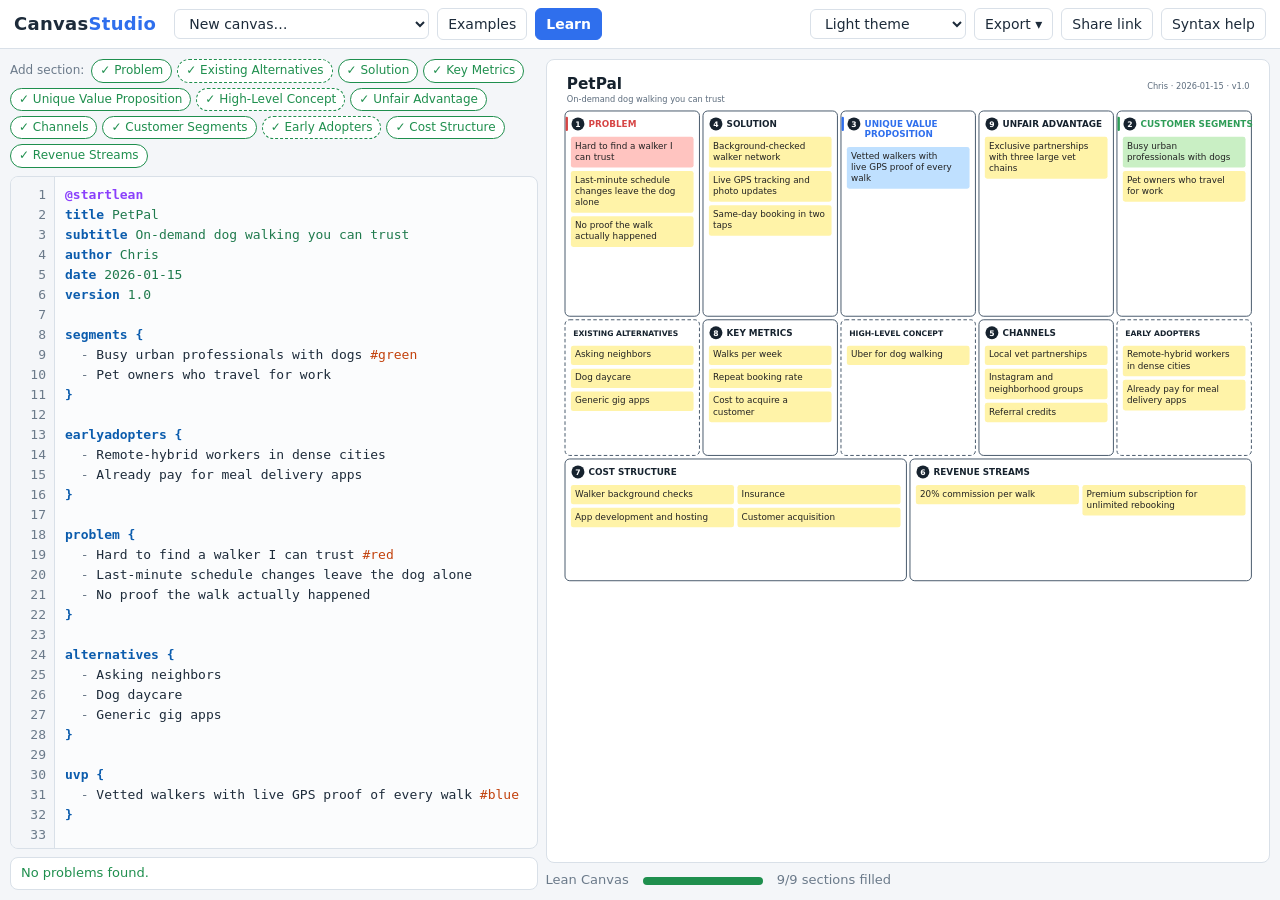
<file: index.html>
<!DOCTYPE html>
<html lang="en">
<head>
  <meta charset="utf-8">
  <meta name="viewport" content="width=device-width, initial-scale=1">
  <title>Canvas Studio</title>
  <link rel="stylesheet" href="src/style.css">
  <script src="vendor/d3.min.js"></script>
</head>
<body>
  <header class="topbar">
    <h1>Canvas<span>Studio</span></h1>
    <select id="newType" aria-label="New canvas"></select>
    <button id="btnExamples">Examples</button>
    <button id="btnLearn" class="primary">Learn</button>
    <span class="spacer"></span>
    <select id="themeSelect" aria-label="Canvas theme"></select>
    <details class="menu">
      <summary>Export ▾</summary>
      <div class="menu-items">
        <button data-action="svg">SVG image</button>
        <button data-action="png">PNG image</button>
        <button data-action="md">Markdown outline</button>
        <button data-action="txt">Canvas text file</button>
        <button data-action="print">Print…</button>
      </div>
    </details>
    <button data-action="share">Share link</button>
    <button id="btnHelp">Syntax help</button>
  </header>

  <main id="main">
    <section id="left">
      <div id="palette"></div>
      <div id="tutorial" hidden></div>
      <div id="editor" class="editor"></div>
      <div id="diag"></div>
    </section>
    <div id="splitter" role="separator" aria-orientation="vertical" title="Drag to resize"></div>
    <section id="right">
      <div class="canvas-wrap"><svg id="canvas" role="img" aria-label="Canvas preview"></svg></div>
      <div id="status"></div>
    </section>
  </main>

  <div id="toast" role="status"></div>

  <dialog id="examplesDialog">
    <header><h2>Examples</h2><button class="close" aria-label="Close">✕</button></header>
    <p class="muted">Click an example to load it into the editor. All businesses are fictional.</p>
    <div id="exampleGrid" class="grid"></div>
  </dialog>

  <dialog id="learnDialog">
    <header><h2>Learn by building</h2><button class="close" aria-label="Close">✕</button></header>
    <p class="muted">Pick a canvas. You'll build it one section at a time, with live feedback and a "Show me" button if you get stuck.</p>
    <div id="learnGrid" class="grid"></div>
  </dialog>

  <dialog id="helpDialog">
    <header><h2>Syntax reference</h2><button class="close" aria-label="Close">✕</button></header>
    <div class="help">
      <pre class="syntax">@startlean               ' pick a canvas: lean, bmc, vpc, swot, empathy, roam, lbc, ia, ddd, story
title  My Startup        ' header lines: title, subtitle, author, date, version
theme  blueprint         ' light, dark, blueprint or mono

problem {                ' a block: section name { ... }
  - First problem
  - Second problem #red  ' end an item with a color tag
}

uvp: One clear sentence  ' or a one-line section
' this is a comment
@endlean</pre>
      <ul>
        <li>Items start with <code>-</code>, <code>*</code> or <code>+</code>. Plain lines inside a block also count as items.</li>
        <li>Colors: <code>#yellow #green #blue #pink #orange #purple #gray #red</code> or hex like <code>#f80</code>.</li>
        <li>A block opens with <code>problem {</code> and closes with <code>}</code>. The older <code>problem</code> ... <code>end</code> form still works.</li>
        <li>Repeat a section to add more items; they are merged. Section names ignore case and spaces.</li>
        <li>Comments start with <code>'</code> or <code>//</code>; <code>/'</code> ... <code>'/</code> spans lines.</li>
      </ul>
      <div id="helpSections"></div>
    </div>
  </dialog>

  <script type="module" src="src/main.js"></script>
</body>
</html>
</file>
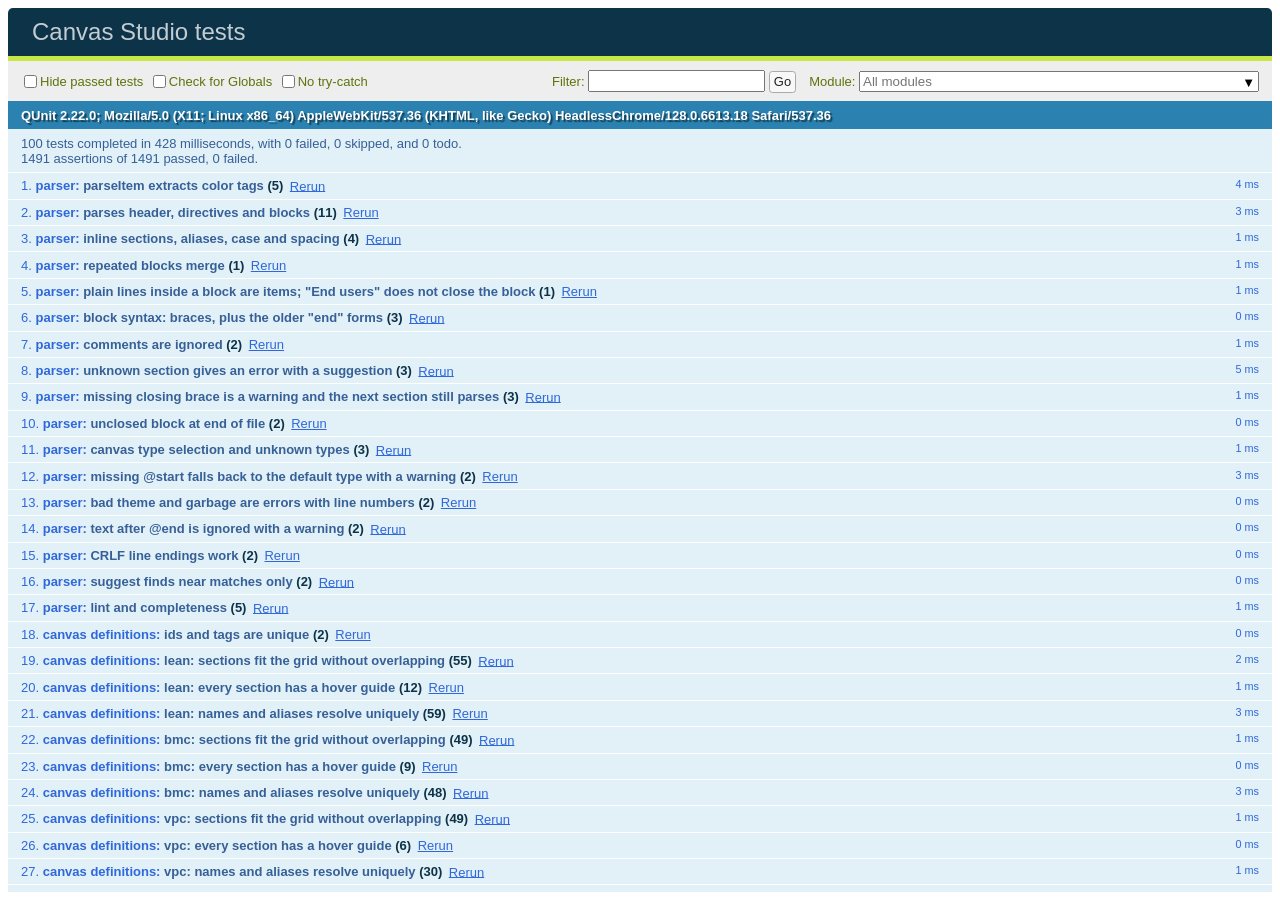
<file: tests/index.html>
<!DOCTYPE html>
<html lang="en">
<head>
  <meta charset="utf-8">
  <title>Canvas Studio tests</title>
  <link rel="stylesheet" href="../vendor/qunit.css">
  <script src="../vendor/d3.min.js"></script>
  <script src="../vendor/qunit.js"></script>
</head>
<body>
  <div id="qunit"></div>
  <div id="qunit-fixture"></div>
  <script type="module" src="all.test.js"></script>
</body>
</html>
</file>
<file: src/style.css>
:root {
  --bg: #f4f6f9; --panel: #ffffff; --ink: #1d2b3a; --muted: #6b7a8a; --line: #d9e0e8;
  --accent: #2f6fed; --accent-ink: #ffffff; --ok: #1f8f4e; --warn: #b7791f; --err: #d64545;
  --code-bg: #fbfcfd; --k: #0b5cad; --c: #7a8794; --d: #8a3ffc; --t: #c2410c; --s: #1f7a4d; --x: #d64545;
}
@media (prefers-color-scheme: dark) {
  :root {
    --bg: #0f141a; --panel: #171e26; --ink: #e6ebf0; --muted: #8b98a6; --line: #2b3541;
    --accent: #58a6ff; --accent-ink: #0b1118; --ok: #4cc27f; --warn: #e3b341; --err: #ff7b72;
    --code-bg: #12181f; --k: #79c0ff; --c: #7d8a97; --d: #d2a8ff; --t: #ffa657; --s: #7ee787; --x: #ff7b72;
  }
}
* { box-sizing: border-box; }
html, body { height: 100%; margin: 0; }
body { background: var(--bg); color: var(--ink); font: 14px/1.45 'Segoe UI', system-ui, -apple-system, Roboto, sans-serif; display: flex; flex-direction: column; }
button, select { font: inherit; color: inherit; background: var(--panel); border: 1px solid var(--line); border-radius: 6px; padding: 5px 10px; cursor: pointer; }
button:hover:not(:disabled), select:hover { border-color: var(--accent); }
button:disabled { opacity: .45; cursor: default; }
button.primary { background: var(--accent); color: var(--accent-ink); border-color: var(--accent); font-weight: 600; }
button.link { border: 0; background: none; color: var(--accent); padding: 0; }
code, pre { font-family: 'Cascadia Code', Consolas, 'SF Mono', Menlo, monospace; }
code { background: var(--bg); padding: 1px 5px; border-radius: 4px; font-size: 12px; }
.muted { color: var(--muted); }

.topbar { display: flex; flex-wrap: wrap; gap: 8px; align-items: center; padding: 8px 14px; background: var(--panel); border-bottom: 1px solid var(--line); }
.topbar h1 { margin: 0 10px 0 0; font-size: 18px; letter-spacing: .3px; }
.topbar h1 span { color: var(--accent); }
.spacer { flex: 1; }
.menu { position: relative; }
.menu summary { list-style: none; border: 1px solid var(--line); border-radius: 6px; padding: 5px 10px; cursor: pointer; background: var(--panel); }
.menu summary::-webkit-details-marker { display: none; }
.menu-items { position: absolute; right: 0; top: 34px; z-index: 20; background: var(--panel); border: 1px solid var(--line); border-radius: 8px; padding: 4px; display: flex; flex-direction: column; min-width: 180px; box-shadow: 0 8px 24px rgba(0,0,0,.18); }
.menu-items button { border: 0; text-align: left; }

#main { --left: 42%; flex: 1; min-height: 0; display: grid; grid-template-columns: var(--left) 8px 1fr; }
#left { display: flex; flex-direction: column; min-width: 0; min-height: 0; padding: 10px 0 10px 10px; gap: 8px; }
#right { min-width: 0; min-height: 0; display: flex; flex-direction: column; padding: 10px 10px 10px 0; gap: 8px; }
#splitter { cursor: col-resize; background: transparent; }
#splitter:hover { background: var(--line); }
.canvas-wrap { flex: 1; min-height: 0; display: flex; align-items: flex-start; justify-content: center; overflow: auto; background: var(--panel); border: 1px solid var(--line); border-radius: 8px; padding: 8px; }
#canvas { width: 100%; height: auto; max-height: 100%; border-radius: 4px; }
#status { display: flex; gap: 14px; align-items: center; color: var(--muted); font-size: 13px; }
.meter { width: 120px; height: 8px; background: var(--line); border-radius: 4px; overflow: hidden; }
.meter i { display: block; height: 100%; background: var(--ok); transition: width .3s; }

#palette { display: flex; flex-wrap: wrap; gap: 5px; align-items: center; }
#palette .label { color: var(--muted); font-size: 12px; margin-right: 2px; }
.chip { padding: 2px 8px; font-size: 12px; border-radius: 999px; }
.chip.filled { border-color: var(--ok); color: var(--ok); }
.chip.sub { border-style: dashed; }

/* Editor */
.editor { flex: 1; min-height: 160px; display: flex; border: 1px solid var(--line); border-radius: 8px; background: var(--code-bg); overflow: hidden; font-family: 'Cascadia Code', Consolas, 'SF Mono', Menlo, monospace; font-size: 13px; line-height: 20px; }
.ed-gutter { width: 44px; flex: none; overflow: hidden; border-right: 1px solid var(--line); background: var(--bg); padding-top: 8px; }
.ed-ln { text-align: right; padding-right: 8px; color: var(--muted); height: 20px; }
.ed-ln.error { color: #fff; background: var(--err); }
.ed-ln.warning { color: #fff; background: var(--warn); }
.ed-ln.hint { color: var(--accent); font-weight: 700; }
.ed-code { position: relative; flex: 1; min-width: 0; overflow: hidden; }
.ed-hl, .ed-ta { position: absolute; inset: 0; margin: 0; padding: 8px 10px; font: inherit; line-height: inherit; white-space: pre; tab-size: 2; border: 0; }
.ed-hl { color: var(--ink); pointer-events: none; will-change: transform; }
.ed-hl .k { color: var(--k); font-weight: 600; } .ed-hl .c { color: var(--c); font-style: italic; }
.ed-hl .d { color: var(--d); font-weight: 600; } .ed-hl .t { color: var(--t); } .ed-hl .s { color: var(--s); }
.ed-hl .b { color: var(--muted); } .ed-hl .x { color: var(--x); text-decoration: underline wavy; }
.ed-ta { background: transparent; color: transparent; caret-color: var(--ink); resize: none; outline: none; overflow: auto; }
.ed-ta::selection { background: rgba(47,111,237,.3); color: transparent; }

#diag { max-height: 140px; overflow: auto; font-size: 13px; background: var(--panel); border: 1px solid var(--line); border-radius: 8px; padding: 6px 10px; }
#diag ul { list-style: none; margin: 0; padding: 0; }
#diag li button { border: 0; background: none; text-align: left; padding: 2px 0; width: 100%; }
#diag li.error b { color: var(--err); } #diag li.warning b { color: var(--warn); } #diag li.hint b { color: var(--accent); }
#diag .ok { color: var(--ok); }
#diag summary { cursor: pointer; color: var(--muted); }

/* Tutorial panel */
#tutorial { background: var(--panel); border: 1px solid var(--accent); border-radius: 8px; padding: 10px 12px; max-height: 46%; overflow: auto; }
#tutorial[hidden] { display: none; }
#tutorial h3 { margin: 6px 0 4px; font-size: 16px; }
#tutorial p { margin: 4px 0; }
.tut-head { display: flex; gap: 10px; align-items: center; } .tut-head span { color: var(--muted); flex: 1; }
.dots { display: flex; gap: 4px; margin: 6px 0; }
.dots i { height: 5px; flex: 1; background: var(--line); border-radius: 3px; }
.dots i.done { background: var(--ok); } .dots i.cur { background: var(--accent); }
.tip { color: var(--muted); font-size: 13px; }
.syntax { background: var(--code-bg); border: 1px solid var(--line); border-radius: 6px; padding: 8px 10px; margin: 6px 0; font-size: 12px; overflow: auto; }
.goal { margin: 6px 0; font-weight: 600; color: var(--muted); } .goal.met { color: var(--ok); }
.tut-actions { display: flex; gap: 8px; justify-content: flex-end; }

/* Dialogs */
dialog { width: min(1000px, 94vw); max-height: 90vh; background: var(--panel); color: var(--ink); border: 1px solid var(--line); border-radius: 12px; padding: 16px 20px; }
dialog::backdrop { background: rgba(0,0,0,.45); }
dialog header { display: flex; justify-content: space-between; align-items: center; }
dialog h2 { margin: 0; font-size: 20px; }
.grid { display: grid; grid-template-columns: repeat(auto-fill, minmax(260px, 1fr)); gap: 14px; margin-top: 10px; }
.card { display: flex; flex-direction: column; gap: 6px; text-align: left; padding: 10px; border-radius: 10px; }
.card svg { width: 100%; height: auto; border: 1px solid var(--line); border-radius: 6px; }
.card b { font-size: 15px; } .card small { color: var(--accent); } .card span { color: var(--muted); font-size: 13px; }
.card div { display: flex; flex-direction: column; gap: 2px; }
.help table { border-collapse: collapse; width: 100%; font-size: 13px; }
.help td, .help th { border-bottom: 1px solid var(--line); padding: 4px 8px; text-align: left; vertical-align: top; }
.help code { margin-right: 4px; }

#toast { position: fixed; bottom: 18px; left: 50%; transform: translate(-50%, 20px); background: var(--ink); color: var(--bg); padding: 8px 16px; border-radius: 8px; opacity: 0; pointer-events: none; transition: .25s; z-index: 50; }
#toast.show { opacity: 1; transform: translate(-50%, 0); }

@media (max-width: 900px) {
  body { height: auto; }
  #main { display: block; }
  #left { padding: 10px; } #right { padding: 10px; }
  .editor { min-height: 320px; } #splitter { display: none; }
}
@media print {
  body { background: #fff; display: block; }
  .topbar, #left, #splitter, #status, #toast { display: none !important; }
  #main { display: block; } #right { padding: 0; }
  .canvas-wrap { border: 0; padding: 0; overflow: visible; }
  @page { size: landscape; margin: 8mm; }
}

/* Hover guide popover */
#guide { position: fixed; z-index: 50; display: none; max-width: 320px; padding: 10px 12px; pointer-events: none;
  background: var(--panel); color: var(--ink); border: 1px solid var(--line); border-left: 3px solid var(--accent);
  border-radius: 8px; box-shadow: 0 6px 24px rgba(0, 0, 0, .22); font-size: 12.5px; line-height: 1.4; }
#guide b { font-size: 13.5px; }
#guide p { margin: 4px 0 6px; }
#guide h4 { margin: 8px 0 2px; font-size: 10.5px; letter-spacing: .08em; text-transform: uppercase; color: var(--muted); }
#guide ul { margin: 0; padding-left: 16px; }
#guide ul.ex li { color: var(--accent); font-style: italic; }
</file>
<file: vendor/qunit.css>
/*!
 * QUnit 2.22.0
 * https://qunitjs.com/
 *
 * Copyright OpenJS Foundation and other contributors
 * Released under the MIT license
 * https://jquery.org/license
 */

/** Font Family and Sizes */

#qunit-tests, #qunit-header, #qunit-banner, #qunit-testrunner-toolbar, #qunit-filteredTest, #qunit-userAgent, #qunit-testresult {
	font-family: "Helvetica Neue Light", "HelveticaNeue-Light", "Helvetica Neue", Calibri, Helvetica, Arial, sans-serif;
}

#qunit-testrunner-toolbar, #qunit-filteredTest, #qunit-userAgent, #qunit-testresult, #qunit-tests li { font-size: small; }
#qunit-tests { font-size: smaller; }


/** Resets */

#qunit-tests, #qunit-header, #qunit-banner, #qunit-filteredTest, #qunit-userAgent, #qunit-testresult, #qunit-modulefilter {
	margin: 0;
	padding: 0;
}

/* Style our buttons in a simple way, uninfluenced by the styles
   the tested app might load. Don't affect buttons in #qunit-fixture!
   https://github.com/qunitjs/qunit/pull/1395
   https://github.com/qunitjs/qunit/issues/1437 */
#qunit-testrunner-toolbar button,
#qunit-testresult button {
	all: unset; /* best effort, modern browsers only */
	font: inherit;
	color: initial;
	border: initial;
	background-color: buttonface;
	padding: 0 4px;
}


/** Fixed headers with scrollable tests */

@supports (display: flex) or (display: -webkit-box) {
	@media (min-height: 500px) {
		#qunit {
			position: fixed;
			left: 0;
			right: 0;
			top: 0;
			bottom: 0;
			padding: 8px;
			display: -webkit-box;
			display: flex;
			flex-direction: column;
		}

		#qunit-tests {
			overflow: scroll;
		}

		#qunit-banner {
			flex: 5px 0 0;
		}
	}
}


/** Header (excluding toolbar) */

#qunit-header {
	padding: 0.5em 0 0.5em 1em;

	color: #C2CCD1;
	background-color: #0D3349;

	font-size: 1.5em;
	line-height: 1em;
	font-weight: 400;

	border-radius: 5px 5px 0 0;
}

#qunit-header a {
	text-decoration: none;
	color: inherit;
}

#qunit-header a:hover,
#qunit-header a:focus {
	color: #FFF;
}

#qunit-banner {
	height: 5px;
}

#qunit-filteredTest {
	padding: 0.5em 1em 0.5em 1em;
	color: #366097;
	background-color: #F4FF77;
}

#qunit-userAgent {
	padding: 0.5em 1em 0.5em 1em;
	color: #FFF;
	background-color: #2B81AF;
	text-shadow: rgba(0, 0, 0, 0.5) 2px 2px 1px;
}


/** Toolbar */

#qunit-testrunner-toolbar {
	padding: 0.5em 1em 0.5em 1em;
	color: #5E740B;
	background-color: #EEE;
}

#qunit-testrunner-toolbar .clearfix {
	height: 0;
	clear: both;
}

#qunit-testrunner-toolbar label {
	display: inline-block;
}

#qunit-testrunner-toolbar input[type=checkbox],
#qunit-testrunner-toolbar input[type=radio] {
	margin: 3px;
	vertical-align: -2px;
}

#qunit-testrunner-toolbar input[type=text] {
	box-sizing: border-box;
	height: 1.6em;
}

#qunit-testrunner-toolbar button,
#qunit-testresult button {
  border-radius: .25em;
  border: 1px solid #AAA;
  background-color: #F8F8F8;
  color: #222;
  line-height: 1.6;
  cursor: pointer;
}
#qunit-testrunner-toolbar button:hover,
#qunit-testresult button:hover {
	border-color: #AAA;
	background-color: #FFF;
	color: #444;
}
#qunit-testrunner-toolbar button:active,
#qunit-testresult button:active {
	border-color: #777;
	background-color: #CCC;
	color: #000;
}
#qunit-testrunner-toolbar button:focus,
#qunit-testresult button:focus {
	border-color: #2F68DA;
	/* emulate 2px border without a layout shift */
	box-shadow: inset 0 0 0 1px #2F68DA
}
#qunit-testrunner-toolbar button:disabled,
#qunit-testresult button:disabled {
	border-color: #CCC;
	background-color: #CCC;
	color: #FFF;
  cursor: default;
}

#qunit-toolbar-filters {
	float: right;
	/* aligning right avoids overflows and inefficient use of space
	   around the dropdown menu on narrow viewports */
	text-align: right;
}

.qunit-url-config,
.qunit-filter,
#qunit-modulefilter {
	display: inline-block;
	line-height: 2.1em;
	text-align: left;
}

.qunit-filter,
#qunit-modulefilter {
	position: relative;
	margin-left: 1em;
}

.qunit-url-config label {
	margin-right: 0.5em;
}

#qunit-modulefilter-search {
	box-sizing: border-box;
	min-width: 400px;
	min-width: min(400px, 80vw);
}

#qunit-modulefilter-search-container {
	position: relative;
}
#qunit-modulefilter-search-container:after {
	position: absolute;
	right: 0.3em;
	bottom: 0;
	line-height: 100%;
	content: "\25bc";
	color: black;
}

#qunit-modulefilter-dropdown {
	/* align with #qunit-modulefilter-search */
	box-sizing: border-box;
	min-width: 400px;
	min-width: min(400px, 80vw);
	max-width: 80vw;
	position: absolute;
	right: 0;
	top: 100%;
	margin-top: 2px;

	/* ensure that when on a narrow viewports and having only one result,
	   that #qunit-modulefilter-actions fall outside the dropdown rectangle. */
	min-height: 3em;

	border: 1px solid #AAA;
	border-top-color: transparent;
	border-radius: 0 0 .25em .25em;
	color: #0D3349;
	background-color: #F5F5F5;
	z-index: 99;
}

#qunit-modulefilter-actions {
	display: block;
	overflow: auto;
	/* align with #qunit-modulefilter-dropdown-list */
	font: smaller/1.5em sans-serif;
}
@media (min-width: 350px) {
	#qunit-modulefilter-actions {
		position: absolute;
		right: 0;
	}
}

#qunit-modulefilter-dropdown #qunit-modulefilter-actions > * {
	box-sizing: border-box;
	max-height: 2.8em;
	display: block;
	padding: 0.4em;
}

#qunit-modulefilter-dropdown #qunit-modulefilter-actions > button {
	float: right;
	margin: 0.25em;
}

#qunit-modulefilter-dropdown-list {
	margin: 0;
	padding: 0;
	font: smaller/1.5em sans-serif;
}

#qunit-modulefilter-dropdown-list li {
	list-style: none;
}
#qunit-modulefilter-dropdown-list .clickable {
	display: block;
	padding: 0.25em 0.50em 0.25em 0.15em;
	white-space: nowrap;
	overflow: hidden;
	text-overflow: ellipsis;
}
#qunit-modulefilter-dropdown-list .clickable.checked {
	font-weight: bold;
	background-color: #E2F0F7;
	color: #0D3349;
}
#qunit-modulefilter-dropdown .clickable:hover {
	background-color: #FFF;
	color: #444;
}


/** Tests: Pass/Fail */

#qunit-tests {
	list-style-position: inside;
}

#qunit-tests li {
	padding: 0.4em 1em 0.4em 1em;
	border-bottom: 1px solid #FFF;
	list-style-position: inside;
}

#qunit-tests > li {
	display: none;
}

#qunit-tests li.running,
#qunit-tests li.pass,
#qunit-tests li.fail,
#qunit-tests li.skipped,
#qunit-tests li.aborted {
	display: list-item;
}

#qunit-tests.hidepass {
	position: relative;
}

#qunit-tests.hidepass li.running,
#qunit-tests.hidepass li.pass:not(.todo) {
	visibility: hidden;
	position: absolute;
	width:   0;
	height:  0;
	padding: 0;
	border:  0;
	margin:  0;
}

#qunit-tests li strong {
	cursor: pointer;
}

#qunit-tests li.skipped strong {
	cursor: default;
}

#qunit-tests li a {
	padding: 0.5em;
	color: inherit;
	text-decoration: underline;
}
#qunit-tests li a:hover,
#qunit-tests li a:focus {
	color: #0D3349;
}

#qunit-tests li .runtime {
	float: right;
	font-size: smaller;
}

.qunit-assert-list {
	margin-top: 0.5em;
	padding: 0.5em;

	background-color: #FFF;

	border-radius: 5px;
}

.qunit-source {
	margin: 0.6em 0 0.3em;
}

.qunit-collapsed {
	display: none;
}

#qunit-tests table {
	border-collapse: collapse;
	margin-top: 0.2em;
}

#qunit-tests th {
	text-align: right;
	vertical-align: top;
	padding: 0 0.5em 0 0;
}

#qunit-tests td {
	vertical-align: top;
}

#qunit-tests pre {
	margin: 0;
	white-space: pre-wrap;
	word-wrap: break-word;
}

#qunit-tests del {
	color: #374E0C;
	background-color: #E0F2BE;
	text-decoration: none;
}

#qunit-tests ins {
	color: #500;
	background-color: #FFCACA;
	text-decoration: none;
}

/*** Test Counts */

#qunit-tests b.counts                       { color: #0D3349; }
#qunit-tests b.passed                       { color: #5E740B; }
#qunit-tests b.failed                       { color: #710909; }

#qunit-tests li li {
	padding: 5px;
	background-color: #FFF;
	border-bottom: none;
	list-style-position: inside;
}

/*** Passing Styles */


#qunit-tests .pass {
	color: #2F68DA;
	background-color: #E2F0F7;
}

#qunit-tests .pass .test-name {
	color: #366097;
}

#qunit-tests li li.pass {
	color: #3C510C;
	background-color: #FFF;
	border-left: 10px solid #C6E746;
}

#qunit-tests .pass .test-actual,
#qunit-tests .pass .test-expected           { color: #999; }

#qunit-banner.qunit-pass                    { background-color: #C6E746; }

/*** Failing Styles */

#qunit-tests .fail {
	color: #000;
	background-color: #EE5757;
}

#qunit-tests li li.fail {
	color: #710909;
	background-color: #FFF;
	border-left: 10px solid #EE5757;
	white-space: pre;
}

#qunit-tests > li:last-child {
	border-radius: 0 0 5px 5px;
}

#qunit-tests .fail .test-actual             { color: #EE5757; }
#qunit-tests .fail .test-expected           { color: #008000; }

#qunit-banner.qunit-fail                    { background-color: #EE5757; }


/*** Aborted tests */
#qunit-tests .aborted { color: #000; background-color: orange; }
/*** Skipped tests */

#qunit-tests .skipped {
	background-color: #EBECE9;
}

#qunit-tests .qunit-todo-label,
#qunit-tests .qunit-skipped-label {
	background-color: #F4FF77;
	display: inline-block;
	font-style: normal;
	color: #366097;
	line-height: 1.8em;
	padding: 0 0.5em;
	margin: -0.4em 0.4em -0.4em 0;
}

#qunit-tests .qunit-todo-label {
	background-color: #EEE;
}

/** Result */

#qunit-testresult {
	color: #366097;
	background-color: #E2F0F7;

	border-bottom: 1px solid #FFF;
}
#qunit-testresult a {
	color: #2F68DA;
}
#qunit-testresult .clearfix {
	height: 0;
	clear: both;
}
#qunit-testresult .module-name {
	font-weight: 700;
}
#qunit-testresult-display {
	padding: 0.5em 1em 0.5em 1em;
	width: 85%;
	float:left;
}
#qunit-testresult-controls {
	padding: 0.5em 1em 0.5em 1em;
  width: 10%;
	float:left;
}

/** Fixture */

#qunit-fixture {
	position: absolute;
	top: -10000px;
	left: -10000px;
	width: 1000px;
	height: 1000px;
}
</file>
